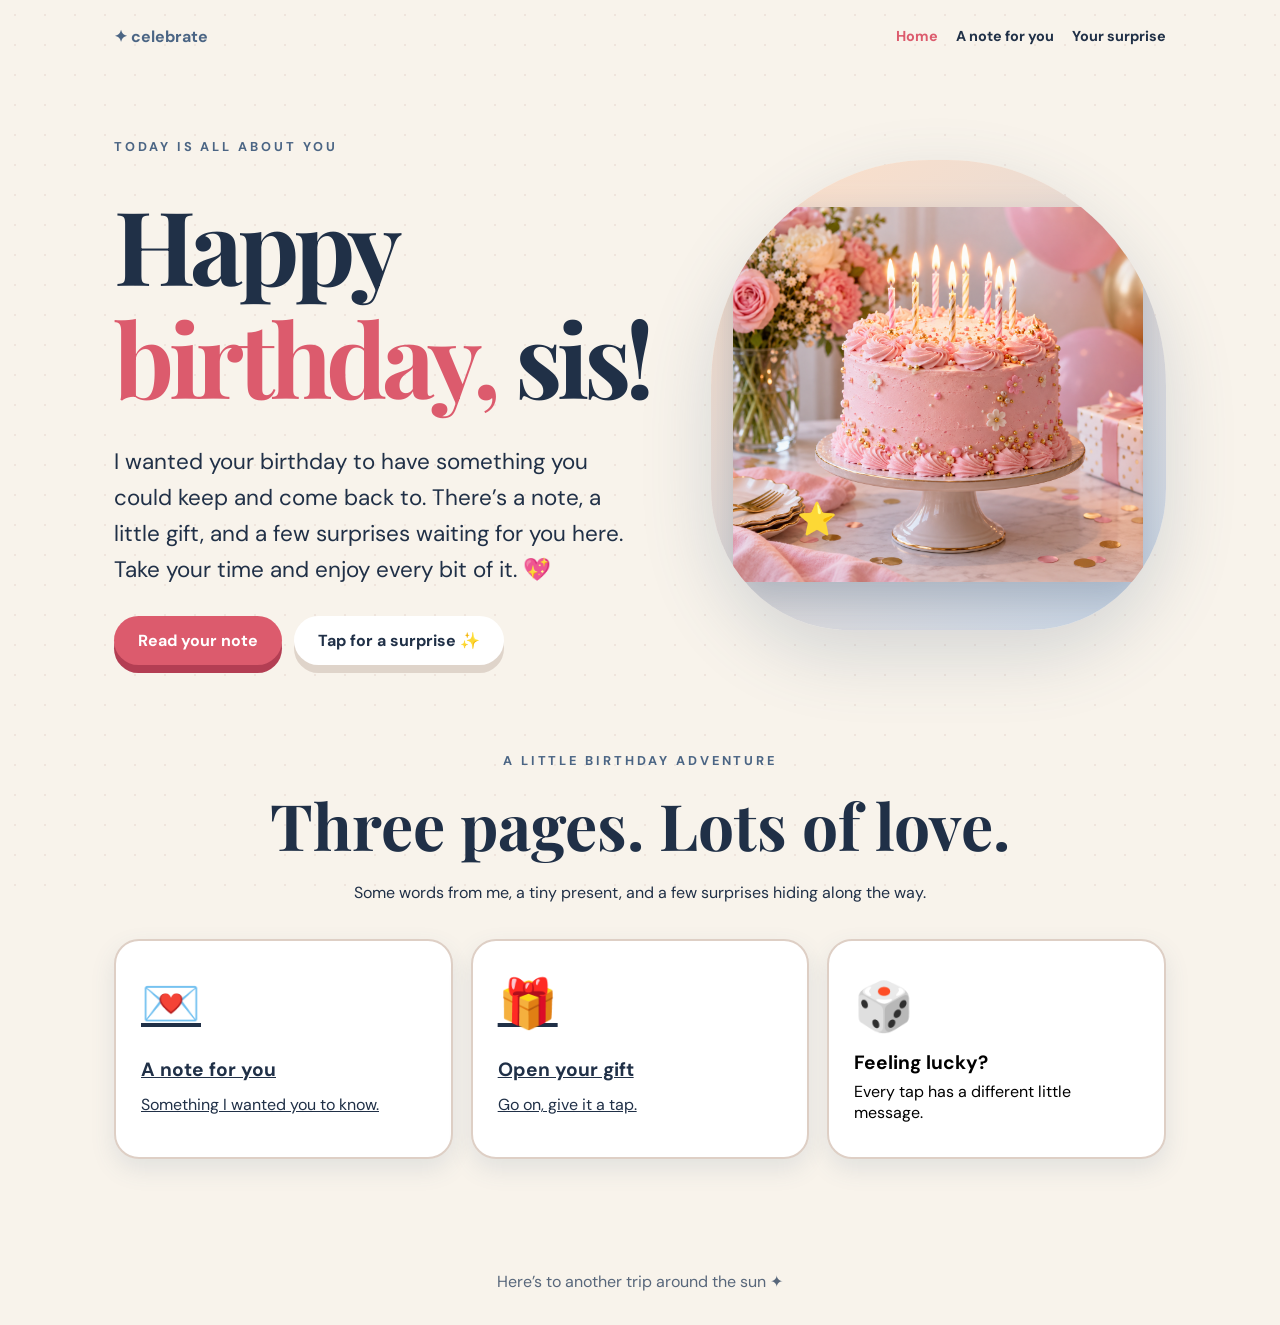
<file: index.html>
<!doctype html><html lang="en"><head><meta charset="utf-8"><meta name="viewport" content="width=device-width,initial-scale=1"><meta name="theme-color" content="#fff9f2"><meta name="description" content="A little birthday surprise for my sister."><title>Happy Birthday, Sister!</title><link rel="icon" type="image/svg+xml" href="data:image/svg+xml,%3Csvg xmlns='http://www.w3.org/2000/svg' viewBox='0 0 64 64'%3E%3Crect width='64' height='64' rx='18' fill='%23dc5b6d'/%3E%3Ctext x='32' y='46' text-anchor='middle' font-size='40'%3E%F0%9F%8E%82%3C/text%3E%3C/svg%3E"><link rel="stylesheet" href="style.css"></head><body><nav><a class="brand" href="index.html" aria-label="Birthday home">✦ celebrate</a><div class="links"><a aria-current="page" href="index.html">Home</a><a href="letter.html">A note for you</a><a href="surprise.html">Your surprise</a></div></nav><main><section class="hero"><div><p class="eyebrow">Today is all about you</p><h1>Happy <span class="accent">birthday,</span> sis!</h1><p class="lead">I wanted your birthday to have something you could keep and come back to. There’s a note, a little gift, and a few surprises waiting for you here. Take your time and enjoy every bit of it. 💖</p><div class="buttons"><a class="button" href="letter.html">Read your note</a><button class="button secondary" data-surprise>Tap for a surprise ✨</button></div></div><div class="art" aria-label="Birthday celebration"><span class="spark one">✨</span><span class="spark two">💗</span><img src="cake.png" alt="Pink birthday cake with candles"><span class="spark three">⭐</span></div></section><section class="intro"><p class="eyebrow">A little birthday adventure</p><h2>Three pages. Lots of love.</h2><p>Some words from me, a tiny present, and a few surprises hiding along the way.</p></section><div class="cards"><a class="card" href="letter.html"><span class="icon">💌</span><strong>A note for you</strong><p>Something I wanted you to know.</p></a><a class="card" href="surprise.html"><span class="icon">🎁</span><strong>Open your gift</strong><p>Go on, give it a tap.</p></a><button class="card" data-surprise><span class="icon">🎲</span><strong>Feeling lucky?</strong><p>Every tap has a different little message.</p></button></div></main><footer>Here’s to another trip around the sun ✦</footer><dialog class="modal" id="surprise-modal"><div class="emoji"></div><h2>Just for you</h2><p class="message"></p><form method="dialog"><button>Keep exploring</button></form></dialog><script src="script.js" defer></script></body></html>
</file>
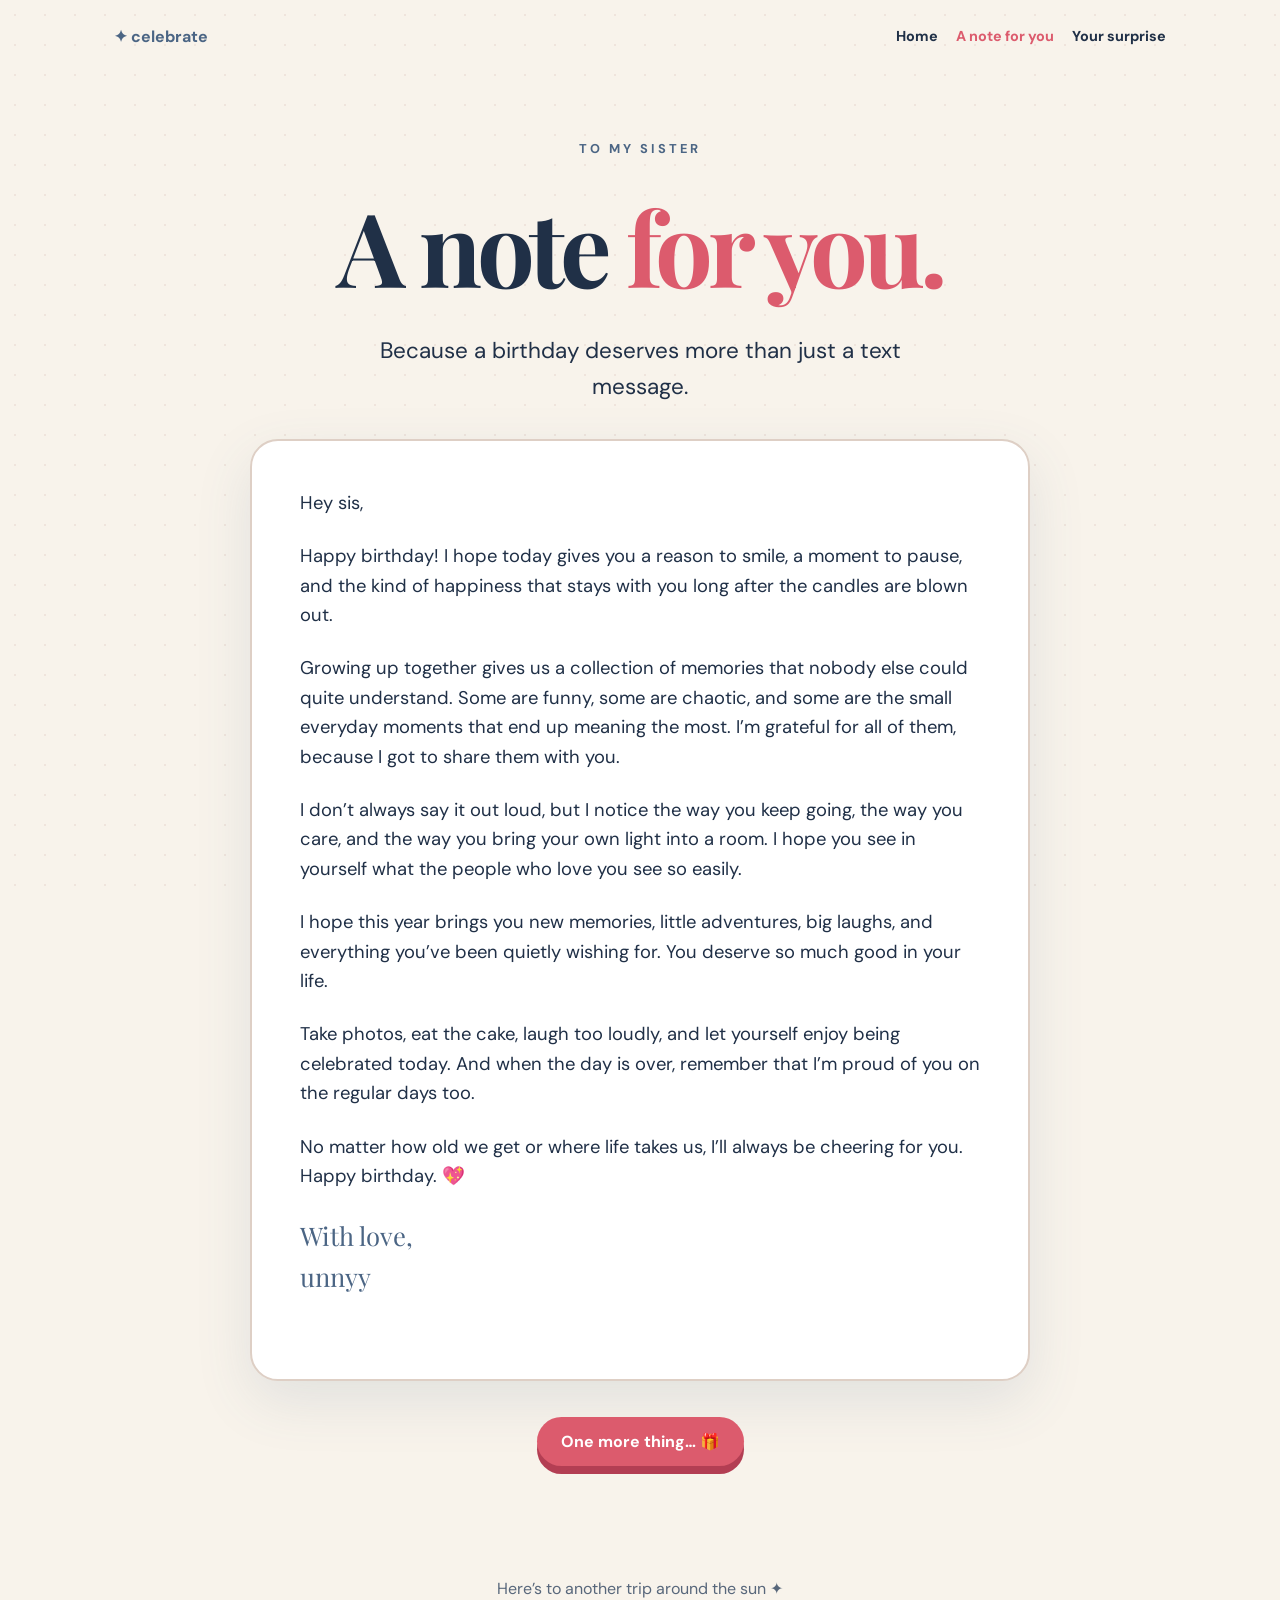
<file: letter.html>
<!doctype html><html lang="en"><head><meta charset="utf-8"><meta name="viewport" content="width=device-width,initial-scale=1"><meta name="theme-color" content="#fff9f2"><meta name="description" content="A birthday note for my sister."><title>A Note for You · Happy Birthday</title><link rel="icon" type="image/svg+xml" href="data:image/svg+xml,%3Csvg xmlns='http://www.w3.org/2000/svg' viewBox='0 0 64 64'%3E%3Crect width='64' height='64' rx='18' fill='%23dc5b6d'/%3E%3Ctext x='32' y='46' text-anchor='middle' font-size='40'%3E%F0%9F%8E%82%3C/text%3E%3C/svg%3E"><link rel="stylesheet" href="style.css"></head><body><nav><a class="brand" href="index.html" aria-label="Birthday home">✦ celebrate</a><div class="links"><a href="index.html">Home</a><a aria-current="page" href="letter.html">A note for you</a><a href="surprise.html">Your surprise</a></div></nav><main><div class="intro"><p class="eyebrow">To my sister</p><h1>A note <span class="accent">for you.</span></h1><p class="lead" style="margin:auto">Because a birthday deserves more than just a text message.</p></div><article class="panel wide letter"><p>Hey sis,</p><p>Happy birthday! I hope today gives you a reason to smile, a moment to pause, and the kind of happiness that stays with you long after the candles are blown out.</p><p>Growing up together gives us a collection of memories that nobody else could quite understand. Some are funny, some are chaotic, and some are the small everyday moments that end up meaning the most. I’m grateful for all of them, because I got to share them with you.</p><p>I don’t always say it out loud, but I notice the way you keep going, the way you care, and the way you bring your own light into a room. I hope you see in yourself what the people who love you see so easily.</p><p>I hope this year brings you new memories, little adventures, big laughs, and everything you’ve been quietly wishing for. You deserve so much good in your life.</p><p>Take photos, eat the cake, laugh too loudly, and let yourself enjoy being celebrated today. And when the day is over, remember that I’m proud of you on the regular days too.</p><p>No matter how old we get or where life takes us, I’ll always be cheering for you. Happy birthday. 💖</p><p class="signature">With love,<br>unnyy</p></article><div class="buttons" style="justify-content:center;margin-top:36px"><a class="button" href="surprise.html">One more thing… 🎁</a></div></main><footer>Here’s to another trip around the sun ✦</footer><dialog class="modal" id="surprise-modal"><div class="emoji"></div><h2>Just for you</h2><p class="message"></p><form method="dialog"><button>Keep exploring</button></form></dialog><script src="script.js" defer></script></body></html>
</file>
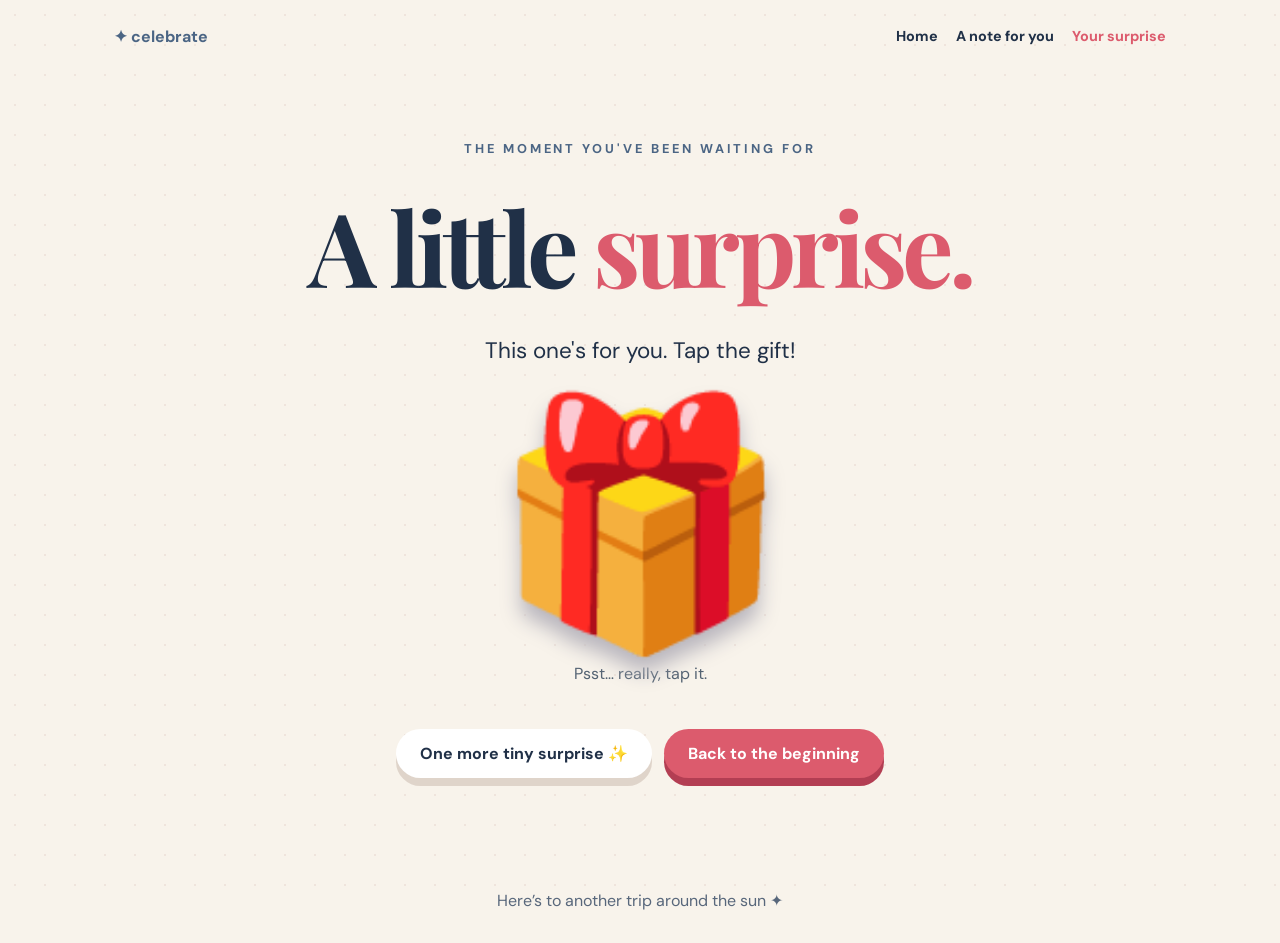
<file: surprise.html>
<!doctype html><html lang="en"><head><meta charset="utf-8"><meta name="viewport" content="width=device-width,initial-scale=1"><meta name="theme-color" content="#fff9f2"><meta name="description" content="A birthday surprise waiting to be opened."><title>Your Surprise · Happy Birthday</title><link rel="icon" type="image/svg+xml" href="data:image/svg+xml,%3Csvg xmlns='http://www.w3.org/2000/svg' viewBox='0 0 64 64'%3E%3Crect width='64' height='64' rx='18' fill='%23dc5b6d'/%3E%3Ctext x='32' y='46' text-anchor='middle' font-size='40'%3E%F0%9F%8E%82%3C/text%3E%3C/svg%3E"><link rel="stylesheet" href="style.css"></head><body><nav><a class="brand" href="index.html" aria-label="Birthday home">✦ celebrate</a><div class="links"><a href="index.html">Home</a><a href="letter.html">A note for you</a><a aria-current="page" href="surprise.html">Your surprise</a></div></nav><main><div class="intro"><p class="eyebrow">The moment you've been waiting for</p><h1>A little <span class="accent">surprise.</span></h1><p class="lead" style="margin:auto">This one's for you. Tap the gift!</p></div><section class="gift"><button id="gift-button" aria-label="Open birthday gift">🎁</button><p class="hint">Psst… really, tap it.</p><div class="panel secret" id="gift-message" role="status"><p class="eyebrow">Surprise!</p><h2>You are so loved. 💖</h2><p>Today is a celebration of everything that makes you you: your laughter, your kindness, your ideas, and all the little things you might not even realize people love about you. I hope this year surprises you in the best ways. I hope it gives you room to grow, reasons to feel proud, and moments you’ll want to remember. Most of all, I hope you know you never have to earn the love you already have.</p><div class="buttons" style="justify-content:center"><button class="button" id="replay-button">Play it again 🎵</button><button class="button secondary" data-confetti>More confetti! 🎉</button></div></div></section><div class="buttons" style="justify-content:center;margin-top:42px"><button class="button secondary" data-surprise>One more tiny surprise ✨</button><a class="button" href="index.html">Back to the beginning</a></div></main><footer>Here’s to another trip around the sun ✦</footer><dialog class="birthday-show" id="birthday-show" aria-labelledby="show-title"><button class="show-close" id="show-close" aria-label="Close birthday show">×</button><div class="show-inner"><p class="eyebrow">A moment just for you</p><div class="show-cake" aria-hidden="true">🎂</div><h2 id="show-title">Happy birthday!</h2><p id="show-line" aria-live="polite">Make a wish…</p><div class="show-controls"><button id="music-toggle" aria-label="Mute music">🔊 Music on</button><button id="show-skip">See your message</button></div></div></dialog><dialog class="modal" id="surprise-modal"><div class="emoji"></div><h2>Just for you</h2><p class="message"></p><form method="dialog"><button>Keep exploring</button></form></dialog><script src="script.js" defer></script><script src="birthday.js" defer></script></body></html>
</file>
<file: style.css>
@import url('https://fonts.googleapis.com/css2?family=DM+Sans:wght@400;500;600;700&family=Playfair+Display:wght@600;700&display=swap');
:root{--ink:#203047;--pink:#dc5b6d;--cream:#f8f3eb;--purple:#4b6584}*{box-sizing:border-box}html{scroll-behavior:smooth}body{margin:0;background:var(--cream);color:var(--ink);font:16px/1.6 'DM Sans',sans-serif}body:before{content:'';position:fixed;inset:0;pointer-events:none;background-image:radial-gradient(#cfa9a0 1px,transparent 1px);background-size:30px 30px;opacity:.2}a{color:inherit}nav{display:flex;justify-content:space-between;align-items:center;gap:18px;max-width:1100px;margin:auto;padding:24px 24px;position:relative;z-index:2}.brand{font-weight:700;text-decoration:none;color:var(--purple)}.links{display:flex;gap:18px;flex-wrap:wrap}.links a{text-decoration:none;font-size:.9rem;font-weight:700}.links a[aria-current]{color:var(--pink)}main{max-width:1100px;margin:auto;padding:15px 24px 80px;position:relative}.hero{min-height:68vh;display:grid;grid-template-columns:1.1fr .9fr;align-items:center;gap:40px}.eyebrow{text-transform:uppercase;letter-spacing:.23em;color:var(--purple);font-size:.8rem;font-weight:700}h1,h2{font-family:'Playfair Display',Georgia,serif;line-height:1.1;margin:.3em 0}h1{font-size:clamp(3.5rem,8vw,7.5rem);letter-spacing:-.05em}h2{font-size:clamp(2.5rem,5vw,4.5rem)}.accent{color:var(--pink)}.lead{font-size:clamp(1.1rem,2vw,1.4rem);max-width:530px}.buttons{display:flex;flex-wrap:wrap;gap:12px;margin-top:28px}.button,button{font:700 1rem 'DM Sans',sans-serif;border:0;cursor:pointer}.button{display:inline-flex;align-items:center;justify-content:center;text-decoration:none;border-radius:100px;padding:14px 24px;background:var(--pink);color:white;box-shadow:0 8px 0 #b33e53;transition:transform .2s,box-shadow .2s}.button:hover,.button:focus-visible{transform:translateY(3px);box-shadow:0 5px 0 #b33e53}.button.secondary{background:white;color:var(--ink);box-shadow:0 8px 0 #dfd4ca}.art{position:relative;background:linear-gradient(145deg,#ffe0c8,#c8d6e7);border-radius:48% 48% 30% 30%;min-height:470px;display:grid;place-items:center;overflow:hidden;box-shadow:0 25px 70px #4b658433}.art img{width:90%;height:90%;object-fit:contain;filter:drop-shadow(0 18px 20px #4b658455)}.art .big{font-size:clamp(8rem,20vw,16rem);line-height:1}.spark{position:absolute;font-size:2rem;animation:float 3s ease-in-out infinite}.spark.one{top:15%;left:15%}.spark.two{right:12%;top:30%;animation-delay:.8s}.spark.three{bottom:18%;left:19%;animation-delay:1.3s}@keyframes float{50%{transform:translateY(-18px) rotate(12deg)}}.panel{background:white;border:2px solid #decfc5;border-radius:28px;padding:clamp(22px,5vw,48px);box-shadow:0 20px 55px #4b658420}.intro{max-width:740px;margin:50px auto 34px;text-align:center}.cards{display:grid;grid-template-columns:repeat(3,1fr);gap:18px}.card{min-height:220px;background:white;border:2px solid #decfc5;border-radius:25px;padding:25px;text-align:left;box-shadow:0 10px 25px #4b658420;transition:transform .2s,box-shadow .2s}.card:hover,.card:focus-visible{transform:translateY(-6px);box-shadow:0 17px 30px #4b658440}.card .icon{font-size:3rem;display:block;margin-bottom:12px}.card strong{font-size:1.2rem}.card p{font-weight:400;margin:6px 0 0}.wide{max-width:780px;margin:20px auto}.letter{font-size:1.15rem}.letter p{margin:0 0 1.3em}.signature{font-family:'Playfair Display',serif;font-size:1.6rem;color:var(--purple)}.photo-grid{display:grid;grid-template-columns:repeat(3,1fr);gap:16px;margin-top:32px}.photo{aspect-ratio:4/5;border-radius:22px;display:grid;place-items:center;text-align:center;padding:20px;font-weight:700;color:#59426c;background:linear-gradient(135deg,#ffe3eb,#eddcff);border:3px dashed #d9b8d5}.photo:nth-child(2){background:linear-gradient(135deg,#fce5bf,#ffcee1)}.photo:nth-child(3){background:linear-gradient(135deg,#def1ee,#e9dcff)}.photo span{font-size:4rem;display:block}.gift{max-width:680px;text-align:center;margin:28px auto}.gift button{background:none;font-size:clamp(8rem,26vw,15rem);line-height:1;transition:transform .2s;filter:drop-shadow(0 15px 10px #b8b5bd)}.gift button:hover,.gift button:focus-visible{transform:rotate(-8deg) scale(1.08)}.hint{color:#536272}.secret{display:none;margin-top:25px}.secret.show{display:block;animation:rise .6s ease}@keyframes rise{from{opacity:0;transform:translateY(20px)}to{opacity:1;transform:none}}.secret h2{color:var(--pink)}footer{text-align:center;padding:30px;color:#58677b}.modal{border:0;border-radius:25px;max-width:min(90vw,450px);padding:35px;text-align:center;box-shadow:0 25px 80px #20304755}.modal::backdrop{background:#203047aa}.modal .emoji{font-size:4rem}.modal button{background:var(--purple);color:white;border-radius:100px;padding:12px 25px}.confetti{position:fixed;top:-20px;z-index:30;pointer-events:none;animation:fall var(--duration,3s) linear forwards}@keyframes fall{to{transform:translate(var(--drift,0px),110vh) rotate(720deg);opacity:.5}}@media(max-width:700px){nav{align-items:flex-start;flex-direction:column;padding:18px 20px}.links{gap:16px}main{padding:8px 20px 60px}.hero{grid-template-columns:1fr;min-height:0;gap:28px}.hero h1{font-size:clamp(3.5rem,16vw,5.5rem)}.art{min-height:320px;order:-1;border-radius:35px}.art .big{font-size:10rem}.cards{grid-template-columns:1fr}.card{min-height:0}.photo-grid{grid-template-columns:1fr}.photo{aspect-ratio:5/3}.intro{margin-top:36px}}@media(prefers-reduced-motion:reduce){*,*:before,*:after{animation-duration:.01ms!important;scroll-behavior:auto!important;transition-duration:.01ms!important}}
.birthday-show{position:fixed;inset:0;width:100vw;height:100dvh;max-width:none;max-height:none;margin:0;padding:0;border:0;background:radial-gradient(circle at 50% 25%,#ffe3a9,#f4c7b6 45%,#b9cedd);color:var(--ink);overflow:hidden}.birthday-show::backdrop{background:#241c33dd}.show-inner{height:100%;display:flex;flex-direction:column;align-items:center;justify-content:center;text-align:center;padding:24px;gap:10px}.show-cake{font-size:clamp(7rem,26vw,15rem);line-height:1.3;animation:show-bounce 1.2s ease-in-out infinite alternate;filter:drop-shadow(0 20px 18px #4b658455)}.birthday-show h2{font-size:clamp(3rem,11vw,6rem);margin:0}.birthday-show p:not(.eyebrow){font-size:clamp(1.15rem,3vw,1.7rem);margin:8px 0;min-height:2em}.show-controls{display:flex;flex-wrap:wrap;justify-content:center;gap:12px;margin-top:15px}.show-controls button{border-radius:100px;padding:12px 18px;background:white;color:var(--ink)}.show-controls button:last-child{background:var(--purple);color:#fff}.show-close{position:absolute;right:18px;top:12px;z-index:2;background:#fff9;border-radius:50%;width:44px;height:44px;font-size:1.8rem;line-height:1}.birthday-show.celebrate{background:radial-gradient(circle at 50% 25%,#fff0b3,#f3b9ac 45%,#9ebdd3)}@keyframes show-bounce{to{transform:translateY(-14px) rotate(4deg)}}@media(prefers-reduced-motion:reduce){.show-cake{animation:none}}@media(max-width:500px){.show-inner{justify-content:center}.show-cake{font-size:8rem}}
</file>
